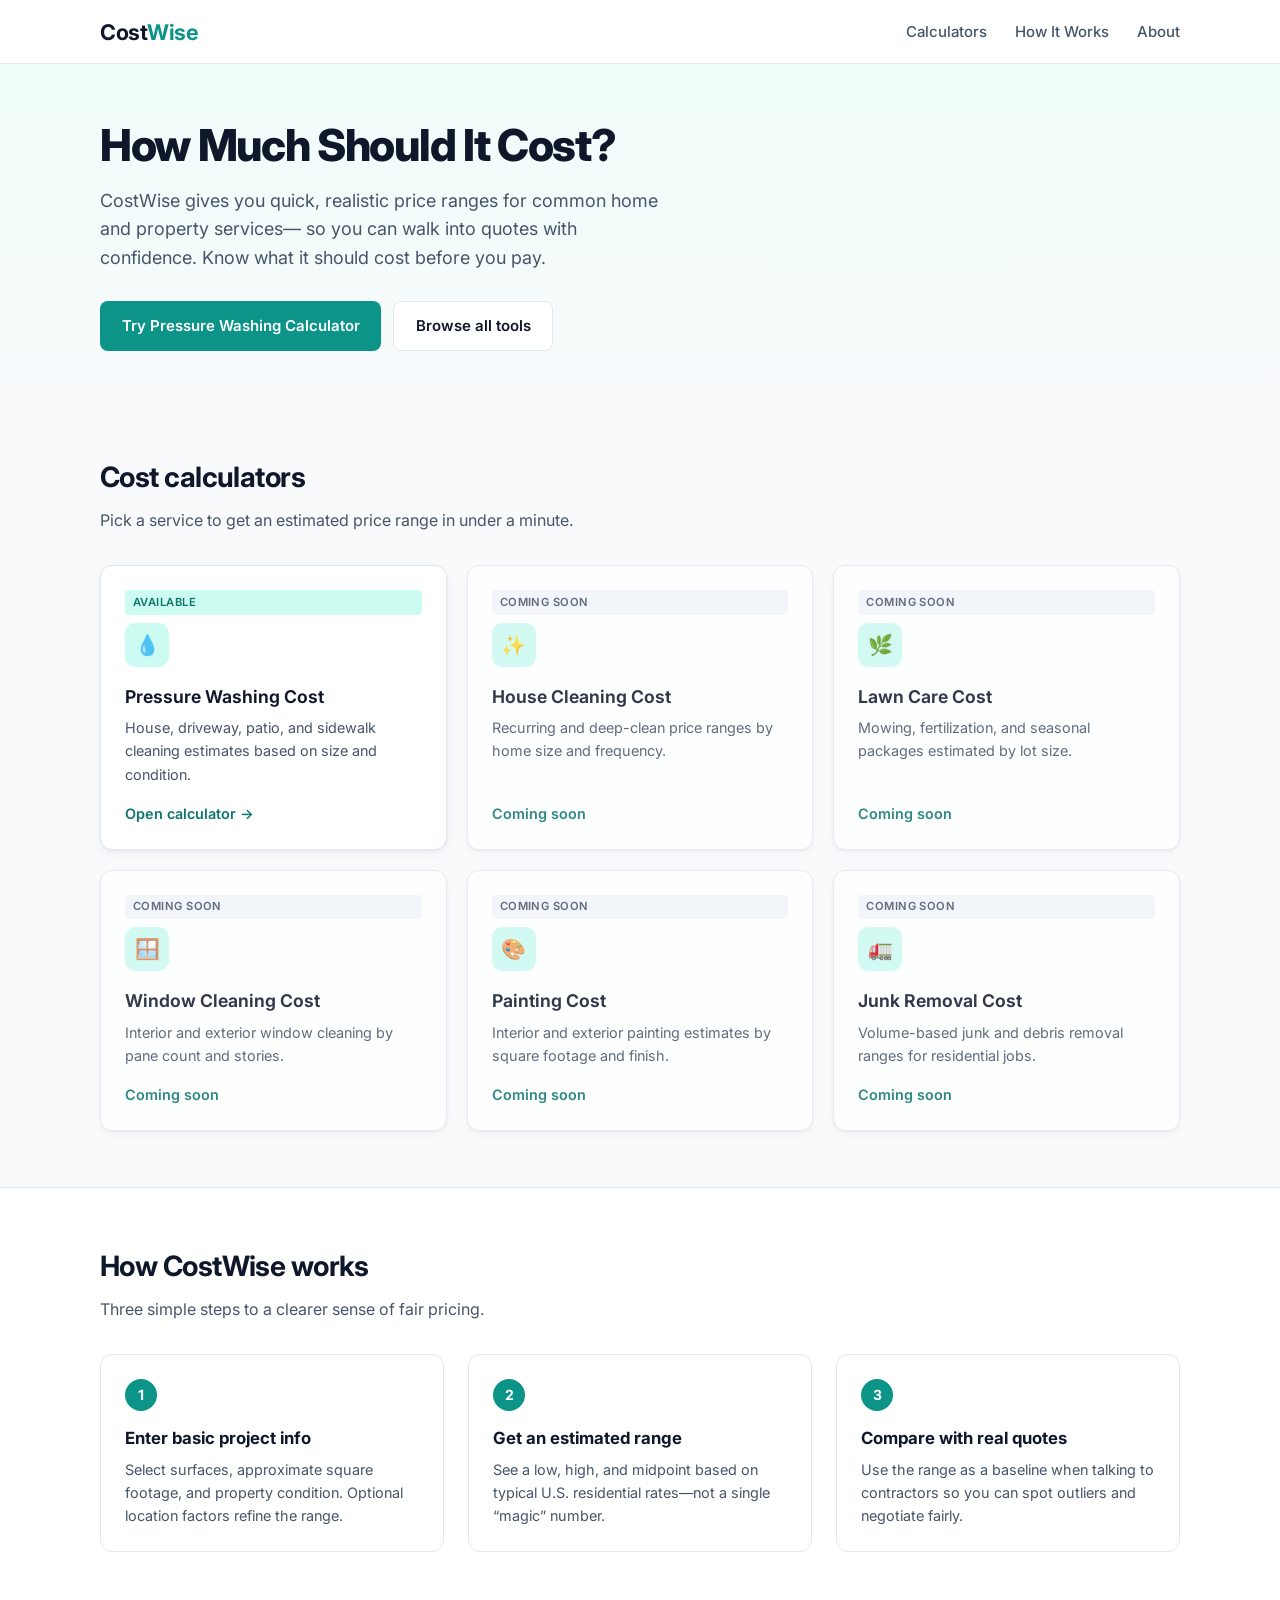
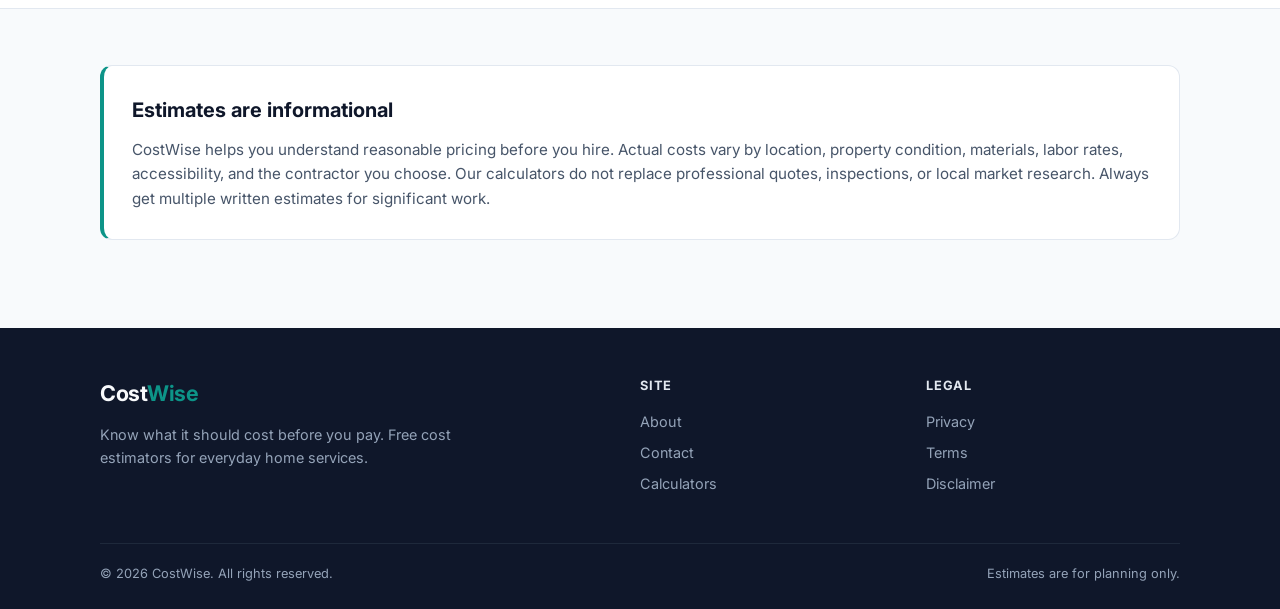
<file: index.html>
<!DOCTYPE html>
<html lang="en">
<head>
  <meta charset="UTF-8">
  <meta name="viewport" content="width=device-width, initial-scale=1">
  <title>CostWise – Know What Home Services Should Cost</title>
  <meta name="description" content="Free cost estimators for pressure washing, cleaning, lawn care, and more. Get a realistic price range before you hire.">
  <meta name="theme-color" content="#0d9488">
  <link rel="canonical" href="https://costwise.example/">
  <meta property="og:type" content="website">
  <meta property="og:title" content="CostWise – Know What Home Services Should Cost">
  <meta property="og:description" content="Quick, free estimates for common home and property services. Know what it should cost before you pay.">
  <meta property="og:url" content="https://costwise.example/">
  <meta name="twitter:card" content="summary">
  <link rel="preconnect" href="https://fonts.googleapis.com">
  <link rel="preconnect" href="https://fonts.gstatic.com" crossorigin>
  <link href="https://fonts.googleapis.com/css2?family=Inter:wght@400;500;600;700;800&display=swap" rel="stylesheet">
  <link rel="stylesheet" href="css/styles.css">
</head>
<body>
  <header class="site-header">
    <div class="container header-inner">
      <a class="logo" href="index.html">Cost<span>Wise</span></a>
      <nav class="nav-desktop" aria-label="Main">
        <a href="#calculators">Calculators</a>
        <a href="#how-it-works">How It Works</a>
        <a href="about.html">About</a>
      </nav>
      <button class="nav-toggle" type="button" aria-label="Open menu" aria-expanded="false">
        <span></span><span></span><span></span>
      </button>
    </div>
    <nav class="nav-mobile" aria-label="Mobile">
      <a href="#calculators">Calculators</a>
      <a href="#how-it-works">How It Works</a>
      <a href="about.html">About</a>
      <a href="contact.html">Contact</a>
    </nav>
  </header>

  <main>
    <section class="hero">
      <div class="container">
        <h1>How Much Should It Cost?</h1>
        <p class="hero-lead">
          CostWise gives you quick, realistic price ranges for common home and property services—
          so you can walk into quotes with confidence. Know what it should cost before you pay.
        </p>
        <div class="hero-actions">
          <a class="btn btn-primary" href="calculators/pressure-washing.html">Try Pressure Washing Calculator</a>
          <a class="btn btn-secondary" href="#calculators">Browse all tools</a>
        </div>
      </div>
    </section>

    <section class="section" id="calculators">
      <div class="container">
        <h2 class="section-title">Cost calculators</h2>
        <p class="section-sub">Pick a service to get an estimated price range in under a minute.</p>
        <div class="calc-grid">
          <a class="calc-card available" href="calculators/pressure-washing.html" style="text-decoration:none;color:inherit;">
            <span class="badge badge-live">Available</span>
            <div class="calc-card-icon" aria-hidden="true">💧</div>
            <h3>Pressure Washing Cost</h3>
            <p>House, driveway, patio, and sidewalk cleaning estimates based on size and condition.</p>
            <span class="card-link">Open calculator →</span>
          </a>
          <div class="calc-card coming-soon">
            <span class="badge">Coming soon</span>
            <div class="calc-card-icon" aria-hidden="true">✨</div>
            <h3>House Cleaning Cost</h3>
            <p>Recurring and deep-clean price ranges by home size and frequency.</p>
            <span class="card-link">Coming soon</span>
          </div>
          <div class="calc-card coming-soon">
            <span class="badge">Coming soon</span>
            <div class="calc-card-icon" aria-hidden="true">🌿</div>
            <h3>Lawn Care Cost</h3>
            <p>Mowing, fertilization, and seasonal packages estimated by lot size.</p>
            <span class="card-link">Coming soon</span>
          </div>
          <div class="calc-card coming-soon">
            <span class="badge">Coming soon</span>
            <div class="calc-card-icon" aria-hidden="true">🪟</div>
            <h3>Window Cleaning Cost</h3>
            <p>Interior and exterior window cleaning by pane count and stories.</p>
            <span class="card-link">Coming soon</span>
          </div>
          <div class="calc-card coming-soon">
            <span class="badge">Coming soon</span>
            <div class="calc-card-icon" aria-hidden="true">🎨</div>
            <h3>Painting Cost</h3>
            <p>Interior and exterior painting estimates by square footage and finish.</p>
            <span class="card-link">Coming soon</span>
          </div>
          <div class="calc-card coming-soon">
            <span class="badge">Coming soon</span>
            <div class="calc-card-icon" aria-hidden="true">🚛</div>
            <h3>Junk Removal Cost</h3>
            <p>Volume-based junk and debris removal ranges for residential jobs.</p>
            <span class="card-link">Coming soon</span>
          </div>
        </div>
      </div>
    </section>

    <section class="section" id="how-it-works" style="background:#fff;border-block:1px solid var(--color-border);">
      <div class="container">
        <h2 class="section-title">How CostWise works</h2>
        <p class="section-sub">Three simple steps to a clearer sense of fair pricing.</p>
        <div class="steps">
          <div class="step">
            <div class="step-num">1</div>
            <h3>Enter basic project info</h3>
            <p>Select surfaces, approximate square footage, and property condition. Optional location factors refine the range.</p>
          </div>
          <div class="step">
            <div class="step-num">2</div>
            <h3>Get an estimated range</h3>
            <p>See a low, high, and midpoint based on typical U.S. residential rates—not a single “magic” number.</p>
          </div>
          <div class="step">
            <div class="step-num">3</div>
            <h3>Compare with real quotes</h3>
            <p>Use the range as a baseline when talking to contractors so you can spot outliers and negotiate fairly.</p>
          </div>
        </div>
      </div>
    </section>

    <section class="section">
      <div class="container">
        <div class="trust-box">
          <h2>Estimates are informational</h2>
          <p>
            CostWise helps you understand reasonable pricing before you hire. Actual costs vary by location,
            property condition, materials, labor rates, accessibility, and the contractor you choose.
            Our calculators do not replace professional quotes, inspections, or local market research.
            Always get multiple written estimates for significant work.
          </p>
        </div>
      </div>
    </section>
  </main>

  <footer class="site-footer">
    <div class="container">
      <div class="footer-grid">
        <div class="footer-brand">
          <a class="logo" href="index.html">Cost<span>Wise</span></a>
          <p>Know what it should cost before you pay. Free cost estimators for everyday home services.</p>
        </div>
        <div class="footer-col">
          <h4>Site</h4>
          <a href="about.html">About</a>
          <a href="contact.html">Contact</a>
          <a href="#calculators">Calculators</a>
        </div>
        <div class="footer-col">
          <h4>Legal</h4>
          <a href="privacy.html">Privacy</a>
          <a href="terms.html">Terms</a>
          <a href="disclaimer.html">Disclaimer</a>
        </div>
      </div>
      <div class="footer-bottom">
        <span>&copy; 2026 CostWise. All rights reserved.</span>
        <span>Estimates are for planning only.</span>
      </div>
    </div>
  </footer>
  <script src="js/main.js"></script>
</body>
</html>
</file>
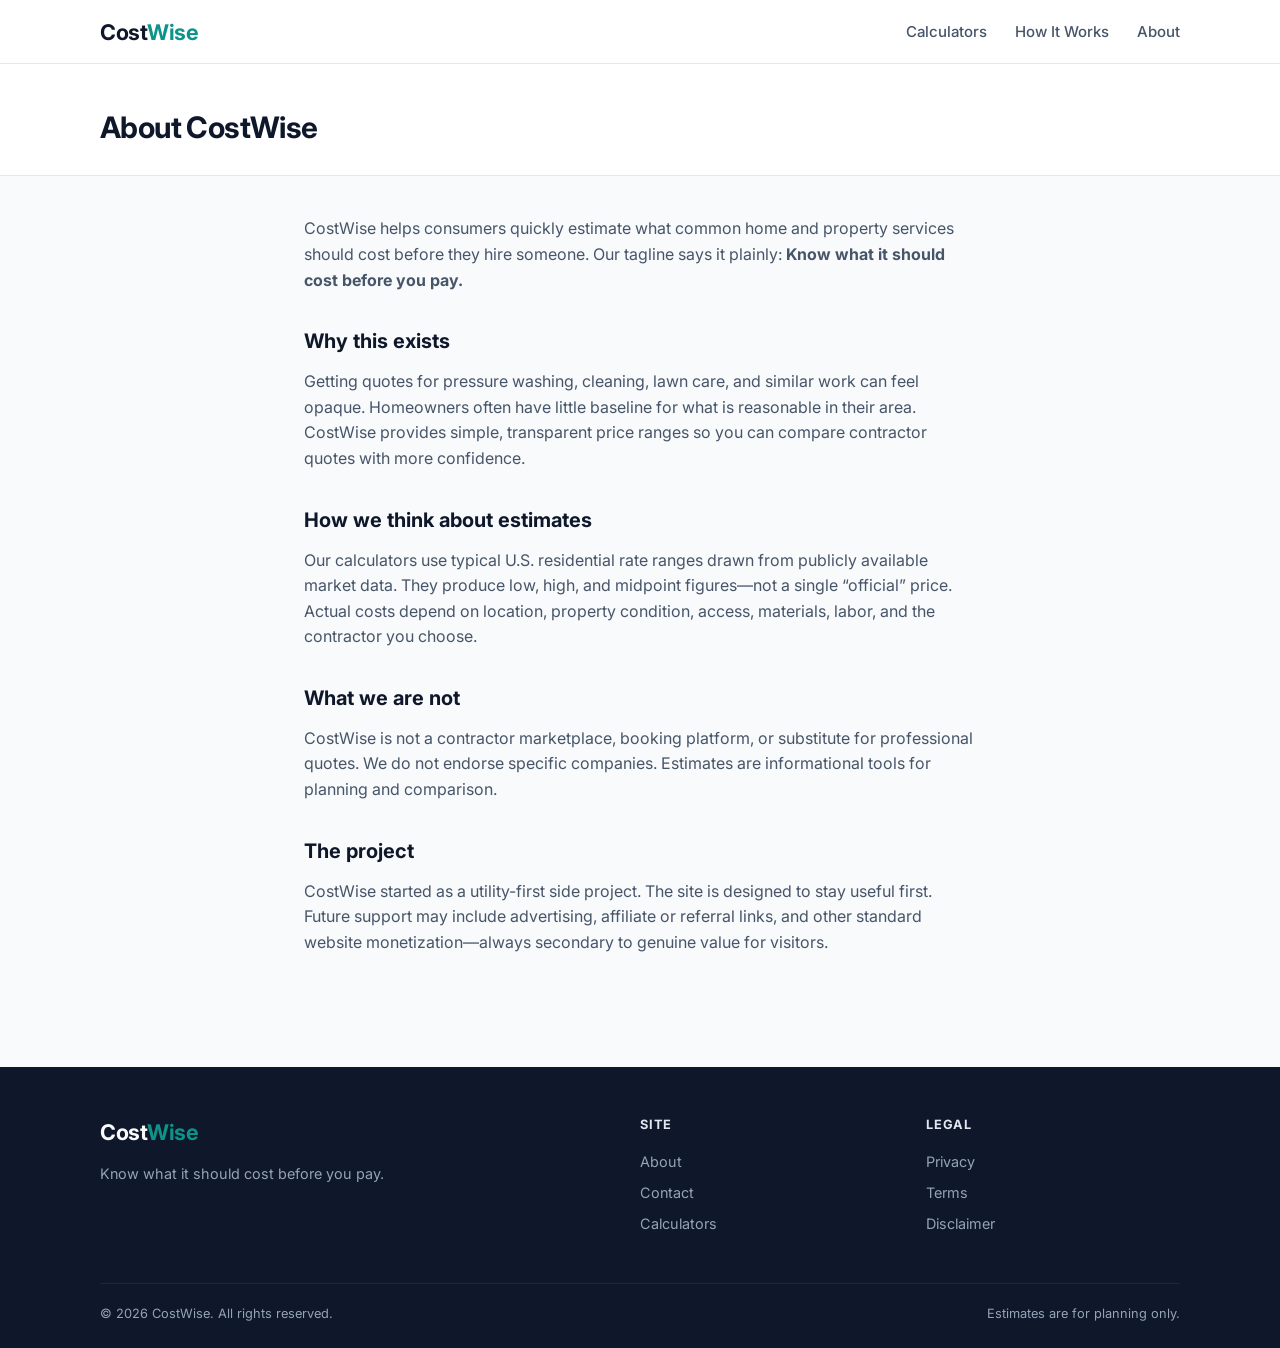
<file: about.html>
<!DOCTYPE html>
<html lang="en">
<head>
  <meta charset="UTF-8">
  <meta name="viewport" content="width=device-width, initial-scale=1">
  <title>About CostWise</title>
  <meta name="description" content="CostWise is a free tool that helps consumers estimate fair prices for common home and property services before hiring.">
  <meta name="theme-color" content="#0d9488">
  <link rel="canonical" href="https://costwise.example/about.html">
  <meta property="og:title" content="About CostWise">
  <meta property="og:description" content="Know what home services should cost before you pay.">
  <link rel="preconnect" href="https://fonts.googleapis.com">
  <link rel="preconnect" href="https://fonts.gstatic.com" crossorigin>
  <link href="https://fonts.googleapis.com/css2?family=Inter:wght@400;500;600;700;800&display=swap" rel="stylesheet">
  <link rel="stylesheet" href="css/styles.css">
</head>
<body>
  <header class="site-header">
    <div class="container header-inner">
      <a class="logo" href="index.html">Cost<span>Wise</span></a>
      <nav class="nav-desktop" aria-label="Main">
        <a href="index.html#calculators">Calculators</a>
        <a href="index.html#how-it-works">How It Works</a>
        <a href="about.html">About</a>
      </nav>
      <button class="nav-toggle" type="button" aria-label="Open menu" aria-expanded="false">
        <span></span><span></span><span></span>
      </button>
    </div>
    <nav class="nav-mobile" aria-label="Mobile">
      <a href="index.html#calculators">Calculators</a>
      <a href="index.html#how-it-works">How It Works</a>
      <a href="about.html">About</a>
      <a href="contact.html">Contact</a>
    </nav>
  </header>

  <div class="page-hero">
    <div class="container">
      <h1>About CostWise</h1>
    </div>
  </div>

  <div class="container page-content">
    <p>
      CostWise helps consumers quickly estimate what common home and property services should cost
      before they hire someone. Our tagline says it plainly: <strong>Know what it should cost before you pay.</strong>
    </p>
    <h2>Why this exists</h2>
    <p>
      Getting quotes for pressure washing, cleaning, lawn care, and similar work can feel opaque.
      Homeowners often have little baseline for what is reasonable in their area. CostWise provides
      simple, transparent price ranges so you can compare contractor quotes with more confidence.
    </p>
    <h2>How we think about estimates</h2>
    <p>
      Our calculators use typical U.S. residential rate ranges drawn from publicly available market
      data. They produce low, high, and midpoint figures—not a single “official” price. Actual costs
      depend on location, property condition, access, materials, labor, and the contractor you choose.
    </p>
    <h2>What we are not</h2>
    <p>
      CostWise is not a contractor marketplace, booking platform, or substitute for professional quotes.
      We do not endorse specific companies. Estimates are informational tools for planning and comparison.
    </p>
    <h2>The project</h2>
    <p>
      CostWise started as a utility-first side project. The site is designed to stay useful first.
      Future support may include advertising, affiliate or referral links, and other standard website
      monetization—always secondary to genuine value for visitors.
    </p>
  </div>

  <footer class="site-footer">
    <div class="container">
      <div class="footer-grid">
        <div class="footer-brand">
          <a class="logo" href="index.html">Cost<span>Wise</span></a>
          <p>Know what it should cost before you pay.</p>
        </div>
        <div class="footer-col">
          <h4>Site</h4>
          <a href="about.html">About</a>
          <a href="contact.html">Contact</a>
          <a href="index.html#calculators">Calculators</a>
        </div>
        <div class="footer-col">
          <h4>Legal</h4>
          <a href="privacy.html">Privacy</a>
          <a href="terms.html">Terms</a>
          <a href="disclaimer.html">Disclaimer</a>
        </div>
      </div>
      <div class="footer-bottom">
        <span>&copy; 2026 CostWise. All rights reserved.</span>
        <span>Estimates are for planning only.</span>
      </div>
    </div>
  </footer>
  <script src="js/main.js"></script>
</body>
</html>
</file>
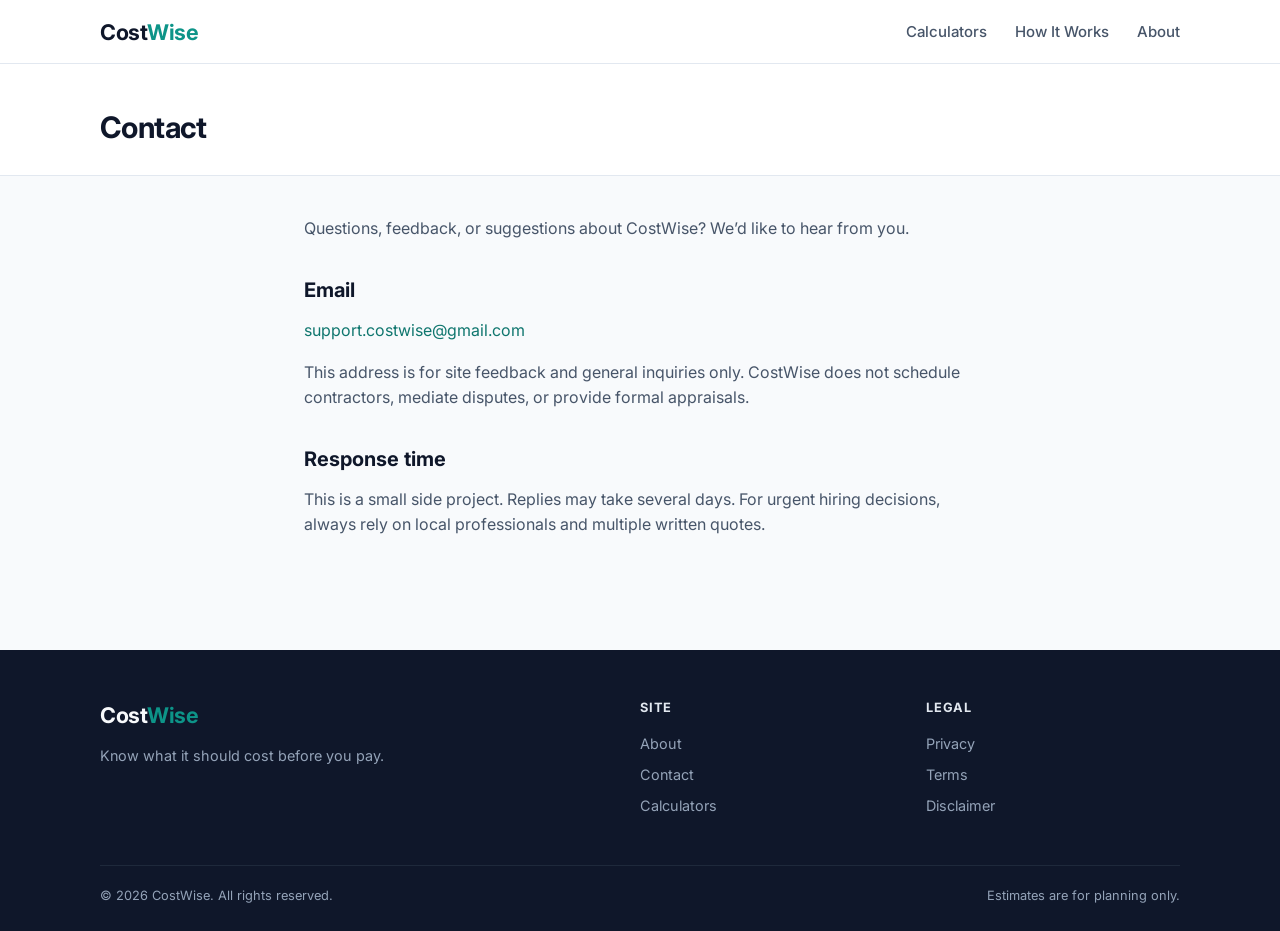
<file: contact.html>
<!DOCTYPE html>
<html lang="en">
<head>
  <meta charset="UTF-8">
  <meta name="viewport" content="width=device-width, initial-scale=1">
  <title>Contact | CostWise</title>
  <meta name="description" content="Contact CostWise with questions or feedback about our home service cost estimators.">
  <meta name="theme-color" content="#0d9488">
  <link rel="canonical" href="https://costwise.example/contact.html">
  <link rel="preconnect" href="https://fonts.googleapis.com">
  <link rel="preconnect" href="https://fonts.gstatic.com" crossorigin>
  <link href="https://fonts.googleapis.com/css2?family=Inter:wght@400;500;600;700;800&display=swap" rel="stylesheet">
  <link rel="stylesheet" href="css/styles.css">
</head>
<body>
  <header class="site-header">
    <div class="container header-inner">
      <a class="logo" href="index.html">Cost<span>Wise</span></a>
      <nav class="nav-desktop" aria-label="Main">
        <a href="index.html#calculators">Calculators</a>
        <a href="index.html#how-it-works">How It Works</a>
        <a href="about.html">About</a>
      </nav>
      <button class="nav-toggle" type="button" aria-label="Open menu" aria-expanded="false">
        <span></span><span></span><span></span>
      </button>
    </div>
    <nav class="nav-mobile" aria-label="Mobile">
      <a href="index.html#calculators">Calculators</a>
      <a href="index.html#how-it-works">How It Works</a>
      <a href="about.html">About</a>
      <a href="contact.html">Contact</a>
    </nav>
  </header>

  <div class="page-hero">
    <div class="container">
      <h1>Contact</h1>
    </div>
  </div>

  <div class="container page-content">
    <p>
      Questions, feedback, or suggestions about CostWise? We’d like to hear from you.
    </p>
    <h2>Email</h2>
    <p>
      <a href="mailto:support.costwise@gmail.com">support.costwise@gmail.com</a>
    </p>
    <p>
      This address is for site feedback and general inquiries only. CostWise does not schedule
      contractors, mediate disputes, or provide formal appraisals.
    </p>
    <h2>Response time</h2>
    <p>
      This is a small side project. Replies may take several days. For urgent hiring decisions,
      always rely on local professionals and multiple written quotes.
    </p>
  </div>

  <footer class="site-footer">
    <div class="container">
      <div class="footer-grid">
        <div class="footer-brand">
          <a class="logo" href="index.html">Cost<span>Wise</span></a>
          <p>Know what it should cost before you pay.</p>
        </div>
        <div class="footer-col">
          <h4>Site</h4>
          <a href="about.html">About</a>
          <a href="contact.html">Contact</a>
          <a href="index.html#calculators">Calculators</a>
        </div>
        <div class="footer-col">
          <h4>Legal</h4>
          <a href="privacy.html">Privacy</a>
          <a href="terms.html">Terms</a>
          <a href="disclaimer.html">Disclaimer</a>
        </div>
      </div>
      <div class="footer-bottom">
        <span>&copy; 2026 CostWise. All rights reserved.</span>
        <span>Estimates are for planning only.</span>
      </div>
    </div>
  </footer>
  <script src="js/main.js"></script>
</body>
</html>
</file>
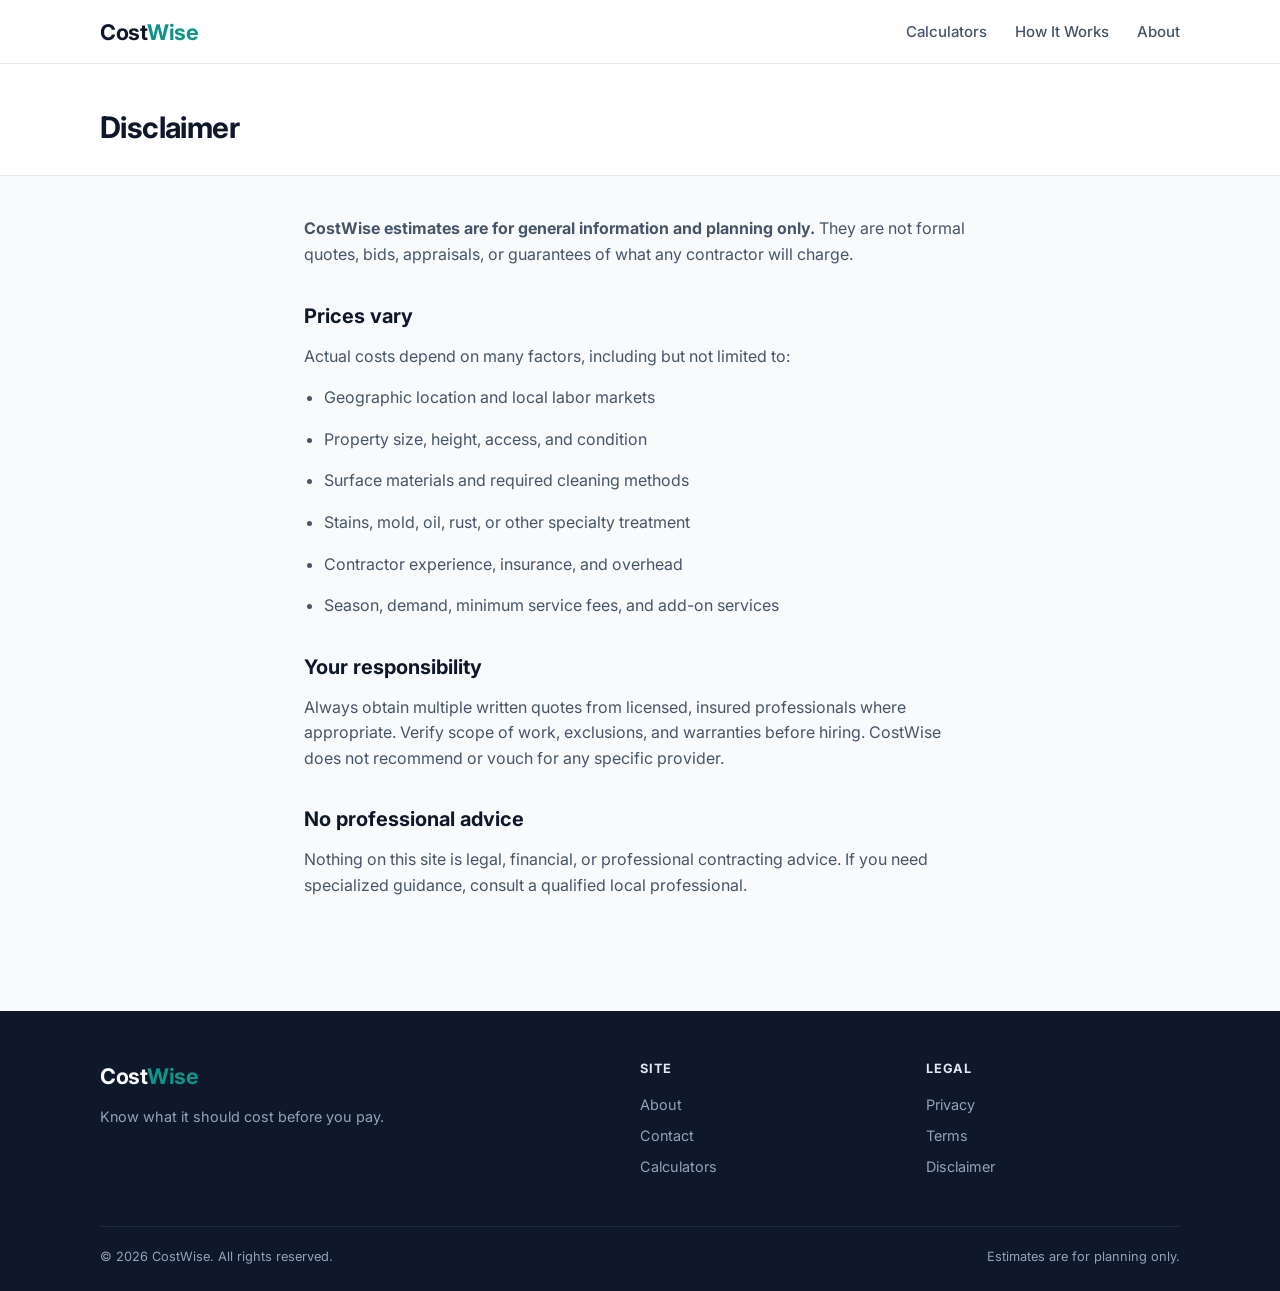
<file: disclaimer.html>
<!DOCTYPE html>
<html lang="en">
<head>
  <meta charset="UTF-8">
  <meta name="viewport" content="width=device-width, initial-scale=1">
  <title>Disclaimer | CostWise</title>
  <meta name="description" content="Important disclaimer about CostWise cost estimates—informational ranges, not formal quotes.">
  <meta name="theme-color" content="#0d9488">
  <link rel="canonical" href="https://costwise.example/disclaimer.html">
  <link rel="preconnect" href="https://fonts.googleapis.com">
  <link rel="preconnect" href="https://fonts.gstatic.com" crossorigin>
  <link href="https://fonts.googleapis.com/css2?family=Inter:wght@400;500;600;700;800&display=swap" rel="stylesheet">
  <link rel="stylesheet" href="css/styles.css">
</head>
<body>
  <header class="site-header">
    <div class="container header-inner">
      <a class="logo" href="index.html">Cost<span>Wise</span></a>
      <nav class="nav-desktop" aria-label="Main">
        <a href="index.html#calculators">Calculators</a>
        <a href="index.html#how-it-works">How It Works</a>
        <a href="about.html">About</a>
      </nav>
      <button class="nav-toggle" type="button" aria-label="Open menu" aria-expanded="false">
        <span></span><span></span><span></span>
      </button>
    </div>
    <nav class="nav-mobile" aria-label="Mobile">
      <a href="index.html#calculators">Calculators</a>
      <a href="index.html#how-it-works">How It Works</a>
      <a href="about.html">About</a>
      <a href="contact.html">Contact</a>
    </nav>
  </header>

  <div class="page-hero">
    <div class="container">
      <h1>Disclaimer</h1>
    </div>
  </div>

  <div class="container page-content">
    <p>
      <strong>CostWise estimates are for general information and planning only.</strong> They are not
      formal quotes, bids, appraisals, or guarantees of what any contractor will charge.
    </p>
    <h2>Prices vary</h2>
    <p>
      Actual costs depend on many factors, including but not limited to:
    </p>
    <ul>
      <li>Geographic location and local labor markets</li>
      <li>Property size, height, access, and condition</li>
      <li>Surface materials and required cleaning methods</li>
      <li>Stains, mold, oil, rust, or other specialty treatment</li>
      <li>Contractor experience, insurance, and overhead</li>
      <li>Season, demand, minimum service fees, and add-on services</li>
    </ul>
    <h2>Your responsibility</h2>
    <p>
      Always obtain multiple written quotes from licensed, insured professionals where appropriate.
      Verify scope of work, exclusions, and warranties before hiring. CostWise does not recommend
      or vouch for any specific provider.
    </p>
    <h2>No professional advice</h2>
    <p>
      Nothing on this site is legal, financial, or professional contracting advice. If you need
      specialized guidance, consult a qualified local professional.
    </p>
  </div>

  <footer class="site-footer">
    <div class="container">
      <div class="footer-grid">
        <div class="footer-brand">
          <a class="logo" href="index.html">Cost<span>Wise</span></a>
          <p>Know what it should cost before you pay.</p>
        </div>
        <div class="footer-col">
          <h4>Site</h4>
          <a href="about.html">About</a>
          <a href="contact.html">Contact</a>
          <a href="index.html#calculators">Calculators</a>
        </div>
        <div class="footer-col">
          <h4>Legal</h4>
          <a href="privacy.html">Privacy</a>
          <a href="terms.html">Terms</a>
          <a href="disclaimer.html">Disclaimer</a>
        </div>
      </div>
      <div class="footer-bottom">
        <span>&copy; 2026 CostWise. All rights reserved.</span>
        <span>Estimates are for planning only.</span>
      </div>
    </div>
  </footer>
  <script src="js/main.js"></script>
</body>
</html>
</file>
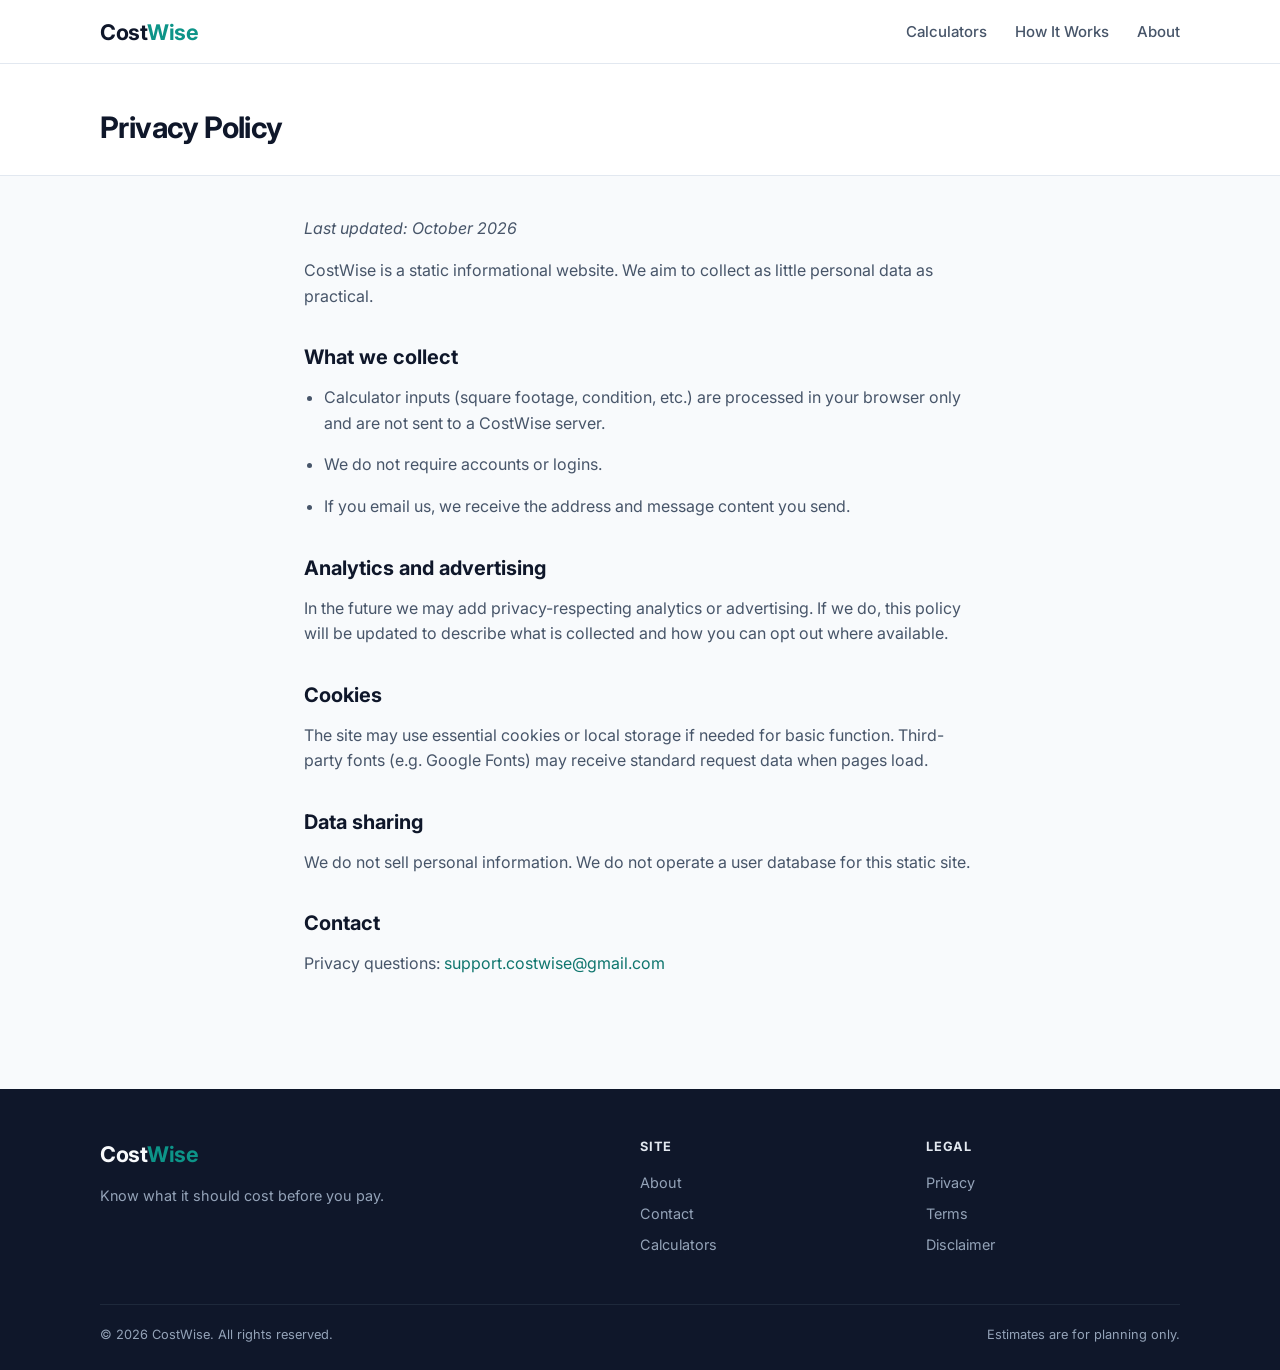
<file: privacy.html>
<!DOCTYPE html>
<html lang="en">
<head>
  <meta charset="UTF-8">
  <meta name="viewport" content="width=device-width, initial-scale=1">
  <title>Privacy Policy | CostWise</title>
  <meta name="description" content="Privacy policy for CostWise. How we handle information on this static cost-estimator site.">
  <meta name="theme-color" content="#0d9488">
  <link rel="canonical" href="https://costwise.example/privacy.html">
  <link rel="preconnect" href="https://fonts.googleapis.com">
  <link rel="preconnect" href="https://fonts.gstatic.com" crossorigin>
  <link href="https://fonts.googleapis.com/css2?family=Inter:wght@400;500;600;700;800&display=swap" rel="stylesheet">
  <link rel="stylesheet" href="css/styles.css">
</head>
<body>
  <header class="site-header">
    <div class="container header-inner">
      <a class="logo" href="index.html">Cost<span>Wise</span></a>
      <nav class="nav-desktop" aria-label="Main">
        <a href="index.html#calculators">Calculators</a>
        <a href="index.html#how-it-works">How It Works</a>
        <a href="about.html">About</a>
      </nav>
      <button class="nav-toggle" type="button" aria-label="Open menu" aria-expanded="false">
        <span></span><span></span><span></span>
      </button>
    </div>
    <nav class="nav-mobile" aria-label="Mobile">
      <a href="index.html#calculators">Calculators</a>
      <a href="index.html#how-it-works">How It Works</a>
      <a href="about.html">About</a>
      <a href="contact.html">Contact</a>
    </nav>
  </header>

  <div class="page-hero">
    <div class="container">
      <h1>Privacy Policy</h1>
    </div>
  </div>

  <div class="container page-content">
    <p><em>Last updated: October 2026</em></p>
    <p>
      CostWise is a static informational website. We aim to collect as little personal data as practical.
    </p>
    <h2>What we collect</h2>
    <ul>
      <li>Calculator inputs (square footage, condition, etc.) are processed in your browser only and are not sent to a CostWise server.</li>
      <li>We do not require accounts or logins.</li>
      <li>If you email us, we receive the address and message content you send.</li>
    </ul>
    <h2>Analytics and advertising</h2>
    <p>
      In the future we may add privacy-respecting analytics or advertising. If we do, this policy will be
      updated to describe what is collected and how you can opt out where available.
    </p>
    <h2>Cookies</h2>
    <p>
      The site may use essential cookies or local storage if needed for basic function. Third-party
      fonts (e.g. Google Fonts) may receive standard request data when pages load.
    </p>
    <h2>Data sharing</h2>
    <p>
      We do not sell personal information. We do not operate a user database for this static site.
    </p>
    <h2>Contact</h2>
    <p>
      Privacy questions: <a href="mailto:support.costwise@gmail.com">support.costwise@gmail.com</a>
    </p>
  </div>

  <footer class="site-footer">
    <div class="container">
      <div class="footer-grid">
        <div class="footer-brand">
          <a class="logo" href="index.html">Cost<span>Wise</span></a>
          <p>Know what it should cost before you pay.</p>
        </div>
        <div class="footer-col">
          <h4>Site</h4>
          <a href="about.html">About</a>
          <a href="contact.html">Contact</a>
          <a href="index.html#calculators">Calculators</a>
        </div>
        <div class="footer-col">
          <h4>Legal</h4>
          <a href="privacy.html">Privacy</a>
          <a href="terms.html">Terms</a>
          <a href="disclaimer.html">Disclaimer</a>
        </div>
      </div>
      <div class="footer-bottom">
        <span>&copy; 2026 CostWise. All rights reserved.</span>
        <span>Estimates are for planning only.</span>
      </div>
    </div>
  </footer>
  <script src="js/main.js"></script>
</body>
</html>
</file>
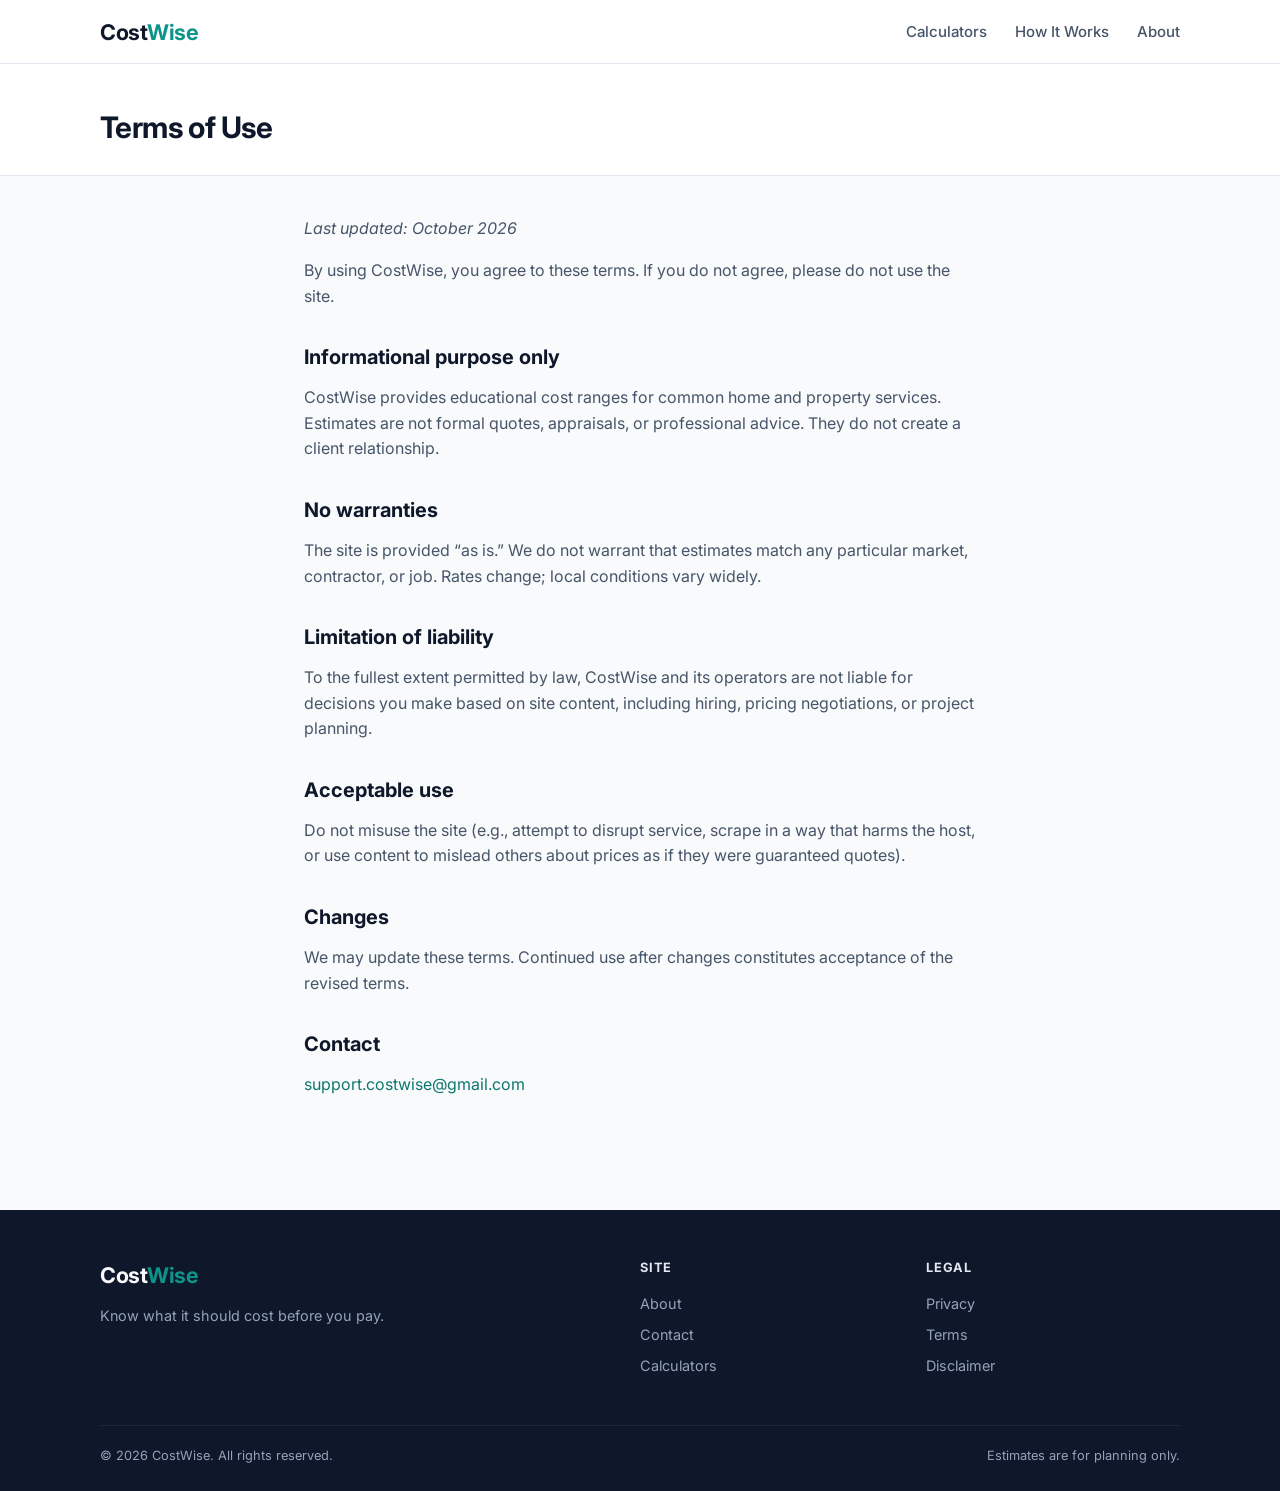
<file: terms.html>
<!DOCTYPE html>
<html lang="en">
<head>
  <meta charset="UTF-8">
  <meta name="viewport" content="width=device-width, initial-scale=1">
  <title>Terms of Use | CostWise</title>
  <meta name="description" content="Terms of use for the CostWise home service cost estimator website.">
  <meta name="theme-color" content="#0d9488">
  <link rel="canonical" href="https://costwise.example/terms.html">
  <link rel="preconnect" href="https://fonts.googleapis.com">
  <link rel="preconnect" href="https://fonts.gstatic.com" crossorigin>
  <link href="https://fonts.googleapis.com/css2?family=Inter:wght@400;500;600;700;800&display=swap" rel="stylesheet">
  <link rel="stylesheet" href="css/styles.css">
</head>
<body>
  <header class="site-header">
    <div class="container header-inner">
      <a class="logo" href="index.html">Cost<span>Wise</span></a>
      <nav class="nav-desktop" aria-label="Main">
        <a href="index.html#calculators">Calculators</a>
        <a href="index.html#how-it-works">How It Works</a>
        <a href="about.html">About</a>
      </nav>
      <button class="nav-toggle" type="button" aria-label="Open menu" aria-expanded="false">
        <span></span><span></span><span></span>
      </button>
    </div>
    <nav class="nav-mobile" aria-label="Mobile">
      <a href="index.html#calculators">Calculators</a>
      <a href="index.html#how-it-works">How It Works</a>
      <a href="about.html">About</a>
      <a href="contact.html">Contact</a>
    </nav>
  </header>

  <div class="page-hero">
    <div class="container">
      <h1>Terms of Use</h1>
    </div>
  </div>

  <div class="container page-content">
    <p><em>Last updated: October 2026</em></p>
    <p>
      By using CostWise, you agree to these terms. If you do not agree, please do not use the site.
    </p>
    <h2>Informational purpose only</h2>
    <p>
      CostWise provides educational cost ranges for common home and property services. Estimates are
      not formal quotes, appraisals, or professional advice. They do not create a client relationship.
    </p>
    <h2>No warranties</h2>
    <p>
      The site is provided “as is.” We do not warrant that estimates match any particular market,
      contractor, or job. Rates change; local conditions vary widely.
    </p>
    <h2>Limitation of liability</h2>
    <p>
      To the fullest extent permitted by law, CostWise and its operators are not liable for decisions
      you make based on site content, including hiring, pricing negotiations, or project planning.
    </p>
    <h2>Acceptable use</h2>
    <p>
      Do not misuse the site (e.g., attempt to disrupt service, scrape in a way that harms the host,
      or use content to mislead others about prices as if they were guaranteed quotes).
    </p>
    <h2>Changes</h2>
    <p>
      We may update these terms. Continued use after changes constitutes acceptance of the revised terms.
    </p>
    <h2>Contact</h2>
    <p>
      <a href="mailto:support.costwise@gmail.com">support.costwise@gmail.com</a>
    </p>
  </div>

  <footer class="site-footer">
    <div class="container">
      <div class="footer-grid">
        <div class="footer-brand">
          <a class="logo" href="index.html">Cost<span>Wise</span></a>
          <p>Know what it should cost before you pay.</p>
        </div>
        <div class="footer-col">
          <h4>Site</h4>
          <a href="about.html">About</a>
          <a href="contact.html">Contact</a>
          <a href="index.html#calculators">Calculators</a>
        </div>
        <div class="footer-col">
          <h4>Legal</h4>
          <a href="privacy.html">Privacy</a>
          <a href="terms.html">Terms</a>
          <a href="disclaimer.html">Disclaimer</a>
        </div>
      </div>
      <div class="footer-bottom">
        <span>&copy; 2026 CostWise. All rights reserved.</span>
        <span>Estimates are for planning only.</span>
      </div>
    </div>
  </footer>
  <script src="js/main.js"></script>
</body>
</html>
</file>
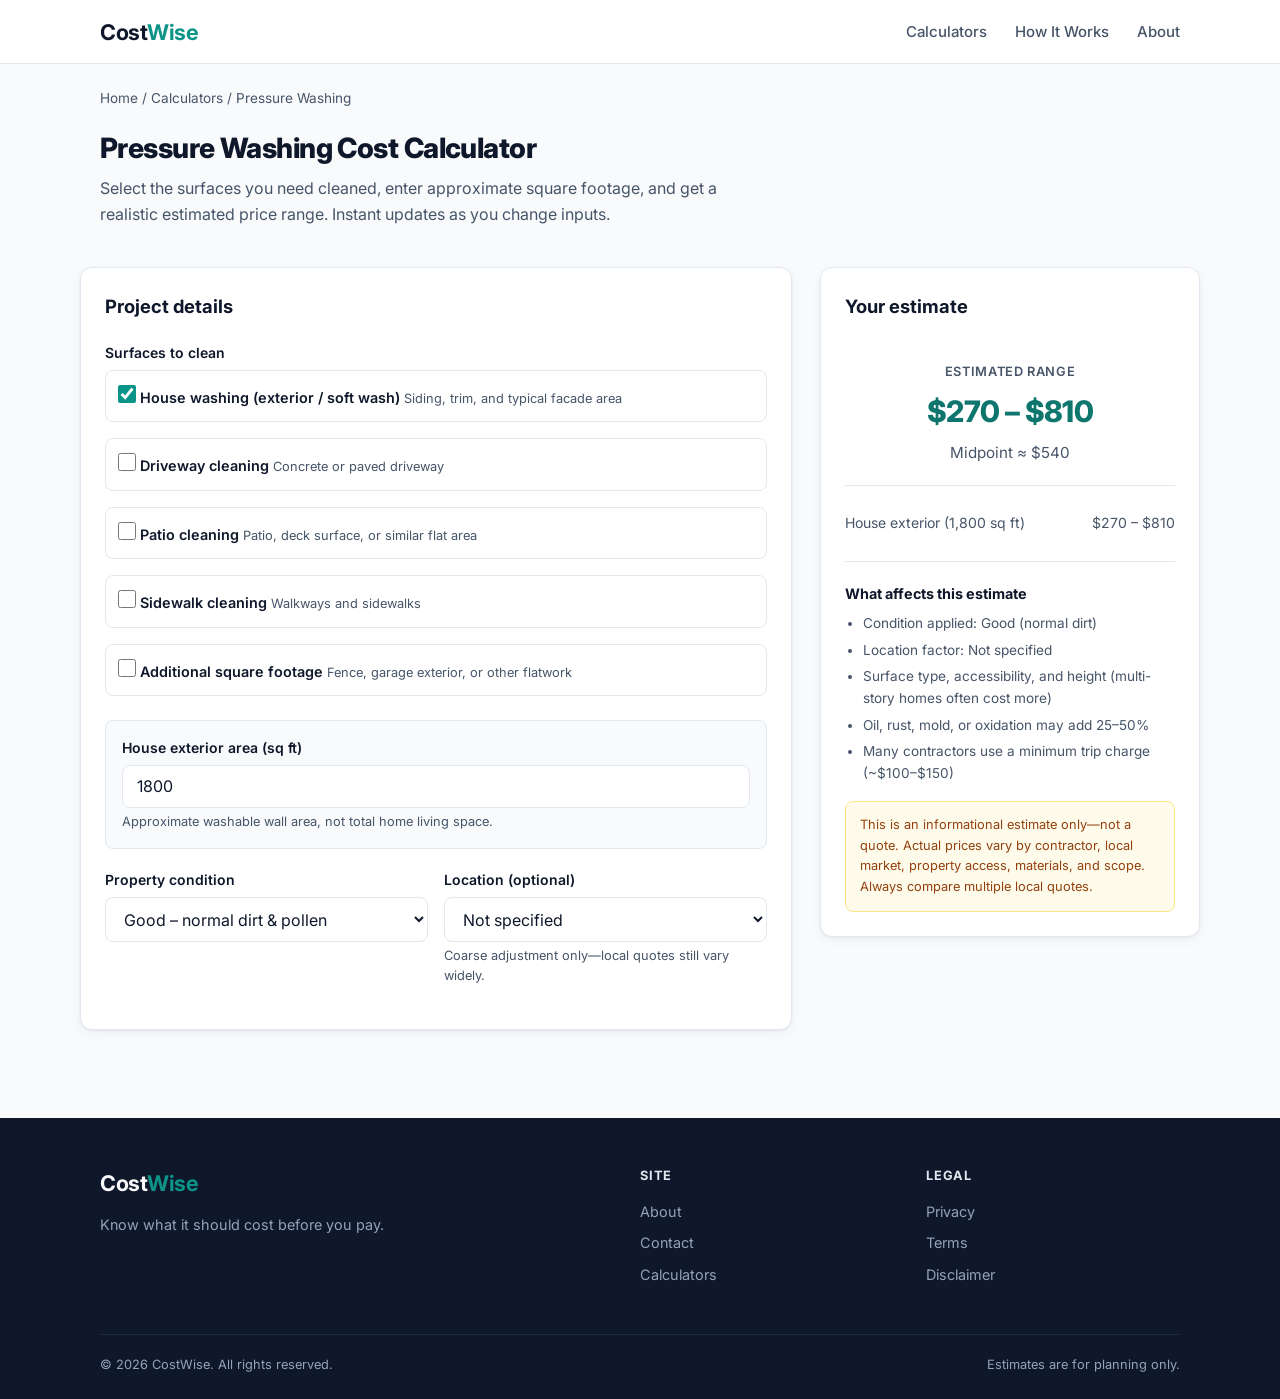
<file: calculators/pressure-washing.html>
<!DOCTYPE html>
<html lang="en">
<head>
  <meta charset="UTF-8">
  <meta name="viewport" content="width=device-width, initial-scale=1">
  <title>Pressure Washing Cost Calculator | CostWise</title>
  <meta name="description" content="Estimate pressure washing costs for house, driveway, patio, and sidewalk. Free range based on size and condition—not a formal quote.">
  <meta name="theme-color" content="#0d9488">
  <link rel="canonical" href="https://costwise.example/calculators/pressure-washing.html">
  <meta property="og:type" content="website">
  <meta property="og:title" content="Pressure Washing Cost Calculator | CostWise">
  <meta property="og:description" content="Get a realistic price range for residential pressure washing in under a minute.">
  <meta property="og:url" content="https://costwise.example/calculators/pressure-washing.html">
  <meta name="twitter:card" content="summary">
  <link rel="preconnect" href="https://fonts.googleapis.com">
  <link rel="preconnect" href="https://fonts.gstatic.com" crossorigin>
  <link href="https://fonts.googleapis.com/css2?family=Inter:wght@400;500;600;700;800&display=swap" rel="stylesheet">
  <link rel="stylesheet" href="../css/styles.css">
</head>
<body>
  <header class="site-header">
    <div class="container header-inner">
      <a class="logo" href="../index.html">Cost<span>Wise</span></a>
      <nav class="nav-desktop" aria-label="Main">
        <a href="../index.html#calculators">Calculators</a>
        <a href="../index.html#how-it-works">How It Works</a>
        <a href="../about.html">About</a>
      </nav>
      <button class="nav-toggle" type="button" aria-label="Open menu" aria-expanded="false">
        <span></span><span></span><span></span>
      </button>
    </div>
    <nav class="nav-mobile" aria-label="Mobile">
      <a href="../index.html#calculators">Calculators</a>
      <a href="../index.html#how-it-works">How It Works</a>
      <a href="../about.html">About</a>
      <a href="../contact.html">Contact</a>
    </nav>
  </header>

  <main>
    <div class="container" style="padding-top:1.5rem;">
      <nav class="breadcrumb" aria-label="Breadcrumb">
        <a href="../index.html">Home</a> / <a href="../index.html#calculators">Calculators</a> / Pressure Washing
      </nav>
      <h1 style="font-size:1.75rem;font-weight:800;letter-spacing:-0.02em;margin-bottom:0.35rem;">Pressure Washing Cost Calculator</h1>
      <p style="color:var(--color-text-muted);max-width:40rem;margin-bottom:0.5rem;">
        Select the surfaces you need cleaned, enter approximate square footage, and get a realistic estimated price range.
        Instant updates as you change inputs.
      </p>
    </div>

    <div class="container calc-layout">
      <div class="calc-form-card">
        <h2>Project details</h2>
        <form id="pw-form" novalidate>
          <div class="form-group">
            <label>Surfaces to clean</label>
            <div class="checkbox-group" role="group" aria-label="Surfaces">
              <label class="checkbox-item">
                <input type="checkbox" id="svc-house" name="svc-house">
                <span>
                  <span class="cb-label">House washing (exterior / soft wash)</span>
                  <span class="cb-desc">Siding, trim, and typical facade area</span>
                </span>
              </label>
              <label class="checkbox-item">
                <input type="checkbox" id="svc-driveway" name="svc-driveway">
                <span>
                  <span class="cb-label">Driveway cleaning</span>
                  <span class="cb-desc">Concrete or paved driveway</span>
                </span>
              </label>
              <label class="checkbox-item">
                <input type="checkbox" id="svc-patio" name="svc-patio">
                <span>
                  <span class="cb-label">Patio cleaning</span>
                  <span class="cb-desc">Patio, deck surface, or similar flat area</span>
                </span>
              </label>
              <label class="checkbox-item">
                <input type="checkbox" id="svc-sidewalk" name="svc-sidewalk">
                <span>
                  <span class="cb-label">Sidewalk cleaning</span>
                  <span class="cb-desc">Walkways and sidewalks</span>
                </span>
              </label>
              <label class="checkbox-item">
                <input type="checkbox" id="svc-additional" name="svc-additional">
                <span>
                  <span class="cb-label">Additional square footage</span>
                  <span class="cb-desc">Fence, garage exterior, or other flatwork</span>
                </span>
              </label>
            </div>
          </div>

          <div class="sqft-fields" id="field-house">
            <div class="form-group" style="margin:0;">
              <label for="sqft-house">House exterior area (sq ft)</label>
              <input type="number" id="sqft-house" min="0" step="50" inputmode="numeric" placeholder="e.g. 1800">
              <p class="form-hint">Approximate washable wall area, not total home living space.</p>
            </div>
          </div>
          <div class="sqft-fields hidden" id="field-driveway">
            <div class="form-group" style="margin:0;">
              <label for="sqft-driveway">Driveway (sq ft)</label>
              <input type="number" id="sqft-driveway" min="0" step="25" inputmode="numeric" placeholder="e.g. 500">
              <p class="form-hint">Typical two-car driveway is often 400–700 sq ft.</p>
            </div>
          </div>
          <div class="sqft-fields hidden" id="field-patio">
            <div class="form-group" style="margin:0;">
              <label for="sqft-patio">Patio / deck area (sq ft)</label>
              <input type="number" id="sqft-patio" min="0" step="25" inputmode="numeric" placeholder="e.g. 300">
            </div>
          </div>
          <div class="sqft-fields hidden" id="field-sidewalk">
            <div class="form-group" style="margin:0;">
              <label for="sqft-sidewalk">Sidewalk / walkway (sq ft)</label>
              <input type="number" id="sqft-sidewalk" min="0" step="25" inputmode="numeric" placeholder="e.g. 150">
            </div>
          </div>
          <div class="sqft-fields hidden" id="field-additional">
            <div class="form-group" style="margin:0;">
              <label for="sqft-additional">Additional area (sq ft)</label>
              <input type="number" id="sqft-additional" min="0" step="25" inputmode="numeric" placeholder="e.g. 200">
            </div>
          </div>

          <div class="form-row two" style="margin-top:1.25rem;">
            <div class="form-group">
              <label for="condition">Property condition</label>
              <select id="condition" name="condition">
                <option value="excellent">Excellent – recently cleaned</option>
                <option value="good" selected>Good – normal dirt &amp; pollen</option>
                <option value="fair">Fair – visible buildup / mild stains</option>
                <option value="poor">Poor – heavy stains or long neglect</option>
              </select>
            </div>
            <div class="form-group">
              <label for="region">Location (optional)</label>
              <select id="region" name="region">
                <option value="">Not specified</option>
                <option value="low">Lower-cost area</option>
                <option value="average">Average U.S. market</option>
                <option value="high">Higher-cost metro</option>
              </select>
              <p class="form-hint">Coarse adjustment only—local quotes still vary widely.</p>
            </div>
          </div>
        </form>
      </div>

      <aside class="calc-results-panel" aria-live="polite" aria-atomic="true">
        <h2>Your estimate</h2>
        <div id="pw-results">
          <div class="empty-state">
            <p>Select at least one surface and enter square footage to see an estimated price range.</p>
          </div>
        </div>
      </aside>
    </div>
  </main>

  <footer class="site-footer">
    <div class="container">
      <div class="footer-grid">
        <div class="footer-brand">
          <a class="logo" href="../index.html">Cost<span>Wise</span></a>
          <p>Know what it should cost before you pay.</p>
        </div>
        <div class="footer-col">
          <h4>Site</h4>
          <a href="../about.html">About</a>
          <a href="../contact.html">Contact</a>
          <a href="../index.html#calculators">Calculators</a>
        </div>
        <div class="footer-col">
          <h4>Legal</h4>
          <a href="../privacy.html">Privacy</a>
          <a href="../terms.html">Terms</a>
          <a href="../disclaimer.html">Disclaimer</a>
        </div>
      </div>
      <div class="footer-bottom">
        <span>&copy; 2026 CostWise. All rights reserved.</span>
        <span>Estimates are for planning only.</span>
      </div>
    </div>
  </footer>
  <script src="../js/main.js"></script>
  <script src="../js/pressure-washing.js"></script>
</body>
</html>
</file>
<file: css/styles.css>
/* CostWise – shared styles */
:root {
  --color-bg: #f8fafc;
  --color-surface: #ffffff;
  --color-text: #0f172a;
  --color-text-muted: #475569;
  --color-primary: #0d9488;
  --color-primary-dark: #0f766e;
  --color-primary-light: #ccfbf1;
  --color-border: #e2e8f0;
  --color-success: #059669;
  --color-warning: #d97706;
  --font-sans: "Inter", system-ui, -apple-system, BlinkMacSystemFont, "Segoe UI", Roboto, sans-serif;
  --radius: 12px;
  --radius-sm: 8px;
  --shadow: 0 1px 3px rgba(15, 23, 42, 0.06), 0 4px 12px rgba(15, 23, 42, 0.04);
  --shadow-lg: 0 4px 6px rgba(15, 23, 42, 0.04), 0 12px 24px rgba(15, 23, 42, 0.08);
  --max-width: 1120px;
  --header-h: 64px;
}

*, *::before, *::after { box-sizing: border-box; margin: 0; padding: 0; }

html { scroll-behavior: smooth; }

body {
  font-family: var(--font-sans);
  background: var(--color-bg);
  color: var(--color-text);
  line-height: 1.6;
  -webkit-font-smoothing: antialiased;
}

img { max-width: 100%; height: auto; display: block; }
a { color: var(--color-primary-dark); text-decoration: none; }
a:hover { text-decoration: underline; }
ul { list-style: none; }

.container {
  width: 100%;
  max-width: var(--max-width);
  margin: 0 auto;
  padding: 0 1.25rem;
}

/* Header */
.site-header {
  position: sticky;
  top: 0;
  z-index: 100;
  background: rgba(255, 255, 255, 0.92);
  backdrop-filter: blur(10px);
  border-bottom: 1px solid var(--color-border);
  height: var(--header-h);
}

.header-inner {
  display: flex;
  align-items: center;
  justify-content: space-between;
  height: var(--header-h);
}

.logo {
  font-size: 1.35rem;
  font-weight: 700;
  color: var(--color-text);
  letter-spacing: -0.02em;
  text-decoration: none;
}
.logo span { color: var(--color-primary); }
.logo:hover { text-decoration: none; }

.nav-desktop {
  display: none;
  gap: 1.75rem;
  align-items: center;
}
.nav-desktop a {
  font-size: 0.9375rem;
  font-weight: 500;
  color: var(--color-text-muted);
  text-decoration: none;
}
.nav-desktop a:hover { color: var(--color-primary-dark); }

.nav-toggle {
  display: flex;
  flex-direction: column;
  gap: 5px;
  background: none;
  border: none;
  cursor: pointer;
  padding: 8px;
}
.nav-toggle span {
  display: block;
  width: 22px;
  height: 2px;
  background: var(--color-text);
  border-radius: 1px;
  transition: 0.2s;
}

.nav-mobile {
  display: none;
  flex-direction: column;
  background: var(--color-surface);
  border-bottom: 1px solid var(--color-border);
  padding: 0.75rem 1.25rem 1.25rem;
}
.nav-mobile.open { display: flex; }
.nav-mobile a {
  padding: 0.75rem 0;
  font-weight: 500;
  color: var(--color-text);
  border-bottom: 1px solid var(--color-border);
  text-decoration: none;
}
.nav-mobile a:last-child { border-bottom: none; }

@media (min-width: 768px) {
  .nav-desktop { display: flex; }
  .nav-toggle { display: none; }
  .nav-mobile { display: none !important; }
}

/* Hero */
.hero {
  padding: 3.5rem 0 3rem;
  background: linear-gradient(180deg, #f0fdfa 0%, var(--color-bg) 100%);
}
.hero h1 {
  font-size: clamp(2rem, 5vw, 2.75rem);
  font-weight: 800;
  letter-spacing: -0.03em;
  line-height: 1.15;
  margin-bottom: 1rem;
  max-width: 18ch;
}
.hero-lead {
  font-size: 1.125rem;
  color: var(--color-text-muted);
  max-width: 36rem;
  margin-bottom: 1.75rem;
}
.hero-actions {
  display: flex;
  flex-wrap: wrap;
  gap: 0.75rem;
}

/* Buttons */
.btn {
  display: inline-flex;
  align-items: center;
  justify-content: center;
  gap: 0.5rem;
  padding: 0.75rem 1.35rem;
  font-size: 0.9375rem;
  font-weight: 600;
  border-radius: var(--radius-sm);
  border: none;
  cursor: pointer;
  text-decoration: none;
  transition: background 0.15s, transform 0.1s, box-shadow 0.15s;
}
.btn:hover { text-decoration: none; }
.btn:active { transform: scale(0.98); }
.btn-primary {
  background: var(--color-primary);
  color: #fff;
}
.btn-primary:hover {
  background: var(--color-primary-dark);
  color: #fff;
}
.btn-secondary {
  background: var(--color-surface);
  color: var(--color-text);
  border: 1px solid var(--color-border);
}
.btn-secondary:hover {
  border-color: var(--color-primary);
  color: var(--color-primary-dark);
}

/* Sections */
.section {
  padding: 3.5rem 0;
}
.section-title {
  font-size: 1.75rem;
  font-weight: 700;
  letter-spacing: -0.02em;
  margin-bottom: 0.5rem;
}
.section-sub {
  color: var(--color-text-muted);
  margin-bottom: 2rem;
  max-width: 36rem;
}

/* Calculator cards */
.calc-grid {
  display: grid;
  grid-template-columns: 1fr;
  gap: 1.25rem;
}
@media (min-width: 560px) {
  .calc-grid { grid-template-columns: repeat(2, 1fr); }
}
@media (min-width: 900px) {
  .calc-grid { grid-template-columns: repeat(3, 1fr); }
}

.calc-card {
  background: var(--color-surface);
  border: 1px solid var(--color-border);
  border-radius: var(--radius);
  padding: 1.5rem;
  box-shadow: var(--shadow);
  transition: box-shadow 0.2s, border-color 0.2s, transform 0.15s;
  display: flex;
  flex-direction: column;
}
.calc-card:hover {
  box-shadow: var(--shadow-lg);
  border-color: #99f6e4;
  transform: translateY(-2px);
}
.calc-card.available:hover { cursor: pointer; }
.calc-card-icon {
  width: 44px;
  height: 44px;
  border-radius: 10px;
  background: var(--color-primary-light);
  color: var(--color-primary-dark);
  display: flex;
  align-items: center;
  justify-content: center;
  margin-bottom: 1rem;
  font-size: 1.25rem;
}
.calc-card h3 {
  font-size: 1.1rem;
  font-weight: 650;
  margin-bottom: 0.35rem;
}
.calc-card p {
  font-size: 0.9rem;
  color: var(--color-text-muted);
  flex: 1;
  margin-bottom: 1rem;
}
.calc-card .card-link {
  font-size: 0.9rem;
  font-weight: 600;
  color: var(--color-primary-dark);
}
.calc-card.coming-soon {
  opacity: 0.85;
}
.badge {
  display: inline-block;
  font-size: 0.7rem;
  font-weight: 600;
  text-transform: uppercase;
  letter-spacing: 0.04em;
  padding: 0.2rem 0.5rem;
  border-radius: 4px;
  background: #f1f5f9;
  color: var(--color-text-muted);
  margin-bottom: 0.5rem;
}
.badge-live {
  background: var(--color-primary-light);
  color: var(--color-primary-dark);
}

/* How it works */
.steps {
  display: grid;
  gap: 1.5rem;
}
@media (min-width: 700px) {
  .steps { grid-template-columns: repeat(3, 1fr); }
}
.step {
  background: var(--color-surface);
  border: 1px solid var(--color-border);
  border-radius: var(--radius);
  padding: 1.5rem;
}
.step-num {
  width: 32px;
  height: 32px;
  border-radius: 50%;
  background: var(--color-primary);
  color: #fff;
  font-weight: 700;
  font-size: 0.875rem;
  display: flex;
  align-items: center;
  justify-content: center;
  margin-bottom: 0.85rem;
}
.step h3 {
  font-size: 1.05rem;
  margin-bottom: 0.4rem;
}
.step p {
  font-size: 0.9rem;
  color: var(--color-text-muted);
}

/* Trust */
.trust-box {
  background: var(--color-surface);
  border: 1px solid var(--color-border);
  border-radius: var(--radius);
  padding: 1.75rem;
  border-left: 4px solid var(--color-primary);
}
.trust-box h2 {
  font-size: 1.25rem;
  margin-bottom: 0.75rem;
}
.trust-box p {
  color: var(--color-text-muted);
  font-size: 0.95rem;
}

/* Footer */
.site-footer {
  background: #0f172a;
  color: #94a3b8;
  padding: 3rem 0 1.5rem;
  margin-top: 2rem;
}
.footer-grid {
  display: grid;
  gap: 2rem;
  margin-bottom: 2.5rem;
}
@media (min-width: 600px) {
  .footer-grid { grid-template-columns: 2fr 1fr 1fr; }
}
.footer-brand .logo { color: #f8fafc; margin-bottom: 0.75rem; display: inline-block; }
.footer-brand p { font-size: 0.9rem; max-width: 22rem; }
.footer-col h4 {
  color: #e2e8f0;
  font-size: 0.8rem;
  text-transform: uppercase;
  letter-spacing: 0.06em;
  margin-bottom: 0.85rem;
}
.footer-col a {
  display: block;
  color: #94a3b8;
  font-size: 0.9rem;
  margin-bottom: 0.5rem;
  text-decoration: none;
}
.footer-col a:hover { color: #ccfbf1; }
.footer-bottom {
  border-top: 1px solid #1e293b;
  padding-top: 1.25rem;
  font-size: 0.8rem;
  display: flex;
  flex-wrap: wrap;
  gap: 0.5rem 1.5rem;
  justify-content: space-between;
}

/* Page content (About, Privacy, etc.) */
.page-hero {
  padding: 2.5rem 0 1.5rem;
  border-bottom: 1px solid var(--color-border);
  background: var(--color-surface);
}
.page-hero h1 {
  font-size: 1.85rem;
  font-weight: 700;
  letter-spacing: -0.02em;
}
.page-content {
  padding: 2.5rem 0 4rem;
  max-width: 42rem;
}
.page-content h2 {
  font-size: 1.25rem;
  margin: 2rem 0 0.75rem;
}
.page-content p, .page-content li {
  color: var(--color-text-muted);
  margin-bottom: 1rem;
}
.page-content ul { list-style: disc; padding-left: 1.25rem; margin-bottom: 1rem; }

/* Calculator page */
.calc-layout {
  display: grid;
  gap: 1.75rem;
  padding: 2rem 0 3.5rem;
}
@media (min-width: 900px) {
  .calc-layout {
    grid-template-columns: 1fr 380px;
    align-items: start;
  }
  .calc-results-panel {
    position: sticky;
    top: calc(var(--header-h) + 1rem);
  }
}

.calc-form-card,
.calc-results-panel {
  background: var(--color-surface);
  border: 1px solid var(--color-border);
  border-radius: var(--radius);
  padding: 1.5rem;
  box-shadow: var(--shadow);
}

.calc-form-card h2,
.calc-results-panel h2 {
  font-size: 1.15rem;
  margin-bottom: 1.25rem;
}

.form-group {
  margin-bottom: 1.15rem;
}
.form-group label {
  display: block;
  font-size: 0.875rem;
  font-weight: 600;
  margin-bottom: 0.35rem;
}
.form-hint {
  font-size: 0.8rem;
  color: var(--color-text-muted);
  margin-top: 0.25rem;
}
.form-row {
  display: grid;
  gap: 1rem;
}
@media (min-width: 500px) {
  .form-row.two { grid-template-columns: 1fr 1fr; }
}

input[type="number"],
input[type="text"],
select {
  width: 100%;
  padding: 0.65rem 0.85rem;
  font-size: 1rem;
  font-family: inherit;
  border: 1px solid var(--color-border);
  border-radius: var(--radius-sm);
  background: #fff;
  color: var(--color-text);
  transition: border-color 0.15s, box-shadow 0.15s;
}
input:focus, select:focus {
  outline: none;
  border-color: var(--color-primary);
  box-shadow: 0 0 0 3px rgba(13, 148, 136, 0.15);
}

.checkbox-group {
  display: flex;
  flex-direction: column;
  gap: 0.65rem;
}
.checkbox-item {
  display: flex;
  align-items: flex-start;
  gap: 0.65rem;
  padding: 0.75rem;
  border: 1px solid var(--color-border);
  border-radius: var(--radius-sm);
  cursor: pointer;
  transition: border-color 0.15s, background 0.15s;
}
.checkbox-item:hover { border-color: #99f6e4; background: #f0fdfa; }
.checkbox-item input {
  width: 18px;
  height: 18px;
  margin-top: 2px;
  accent-color: var(--color-primary);
  flex-shrink: 0;
}
.checkbox-item .cb-label {
  font-weight: 600;
  font-size: 0.9rem;
}
.checkbox-item .cb-desc {
  font-size: 0.8rem;
  color: var(--color-text-muted);
  font-weight: 400;
}

.sqft-fields {
  display: grid;
  gap: 0.75rem;
  margin-top: 0.5rem;
  padding: 1rem;
  background: #f8fafc;
  border-radius: var(--radius-sm);
  border: 1px solid var(--color-border);
}
.sqft-fields.hidden { display: none; }

/* Results */
.price-range {
  text-align: center;
  padding: 1.25rem 0;
  border-bottom: 1px solid var(--color-border);
  margin-bottom: 1.25rem;
}
.price-label {
  font-size: 0.8rem;
  text-transform: uppercase;
  letter-spacing: 0.05em;
  color: var(--color-text-muted);
  font-weight: 600;
  margin-bottom: 0.35rem;
}
.price-main {
  font-size: 1.85rem;
  font-weight: 800;
  letter-spacing: -0.02em;
  color: var(--color-primary-dark);
}
.price-mid {
  font-size: 0.95rem;
  color: var(--color-text-muted);
  margin-top: 0.35rem;
}
.price-breakdown {
  font-size: 0.875rem;
  color: var(--color-text-muted);
}
.price-breakdown li {
  display: flex;
  justify-content: space-between;
  padding: 0.4rem 0;
  border-bottom: 1px solid #f1f5f9;
}
.price-breakdown li:last-child { border-bottom: none; }
.factors {
  margin-top: 1.25rem;
  padding-top: 1.25rem;
  border-top: 1px solid var(--color-border);
}
.factors h3 {
  font-size: 0.9rem;
  margin-bottom: 0.5rem;
}
.factors ul {
  list-style: disc;
  padding-left: 1.1rem;
  font-size: 0.85rem;
  color: var(--color-text-muted);
}
.factors li { margin-bottom: 0.3rem; }

.disclaimer-note {
  margin-top: 1rem;
  padding: 0.85rem;
  background: #fffbeb;
  border: 1px solid #fde68a;
  border-radius: var(--radius-sm);
  font-size: 0.8rem;
  color: #92400e;
}

.empty-state {
  text-align: center;
  padding: 2rem 1rem;
  color: var(--color-text-muted);
  font-size: 0.95rem;
}

/* Breadcrumb */
.breadcrumb {
  font-size: 0.85rem;
  color: var(--color-text-muted);
  margin-bottom: 1rem;
}
.breadcrumb a { color: var(--color-text-muted); }
.breadcrumb a:hover { color: var(--color-primary-dark); }

/* Utility */
.sr-only {
  position: absolute;
  width: 1px;
  height: 1px;
  padding: 0;
  margin: -1px;
  overflow: hidden;
  clip: rect(0,0,0,0);
  border: 0;
}
</file>
